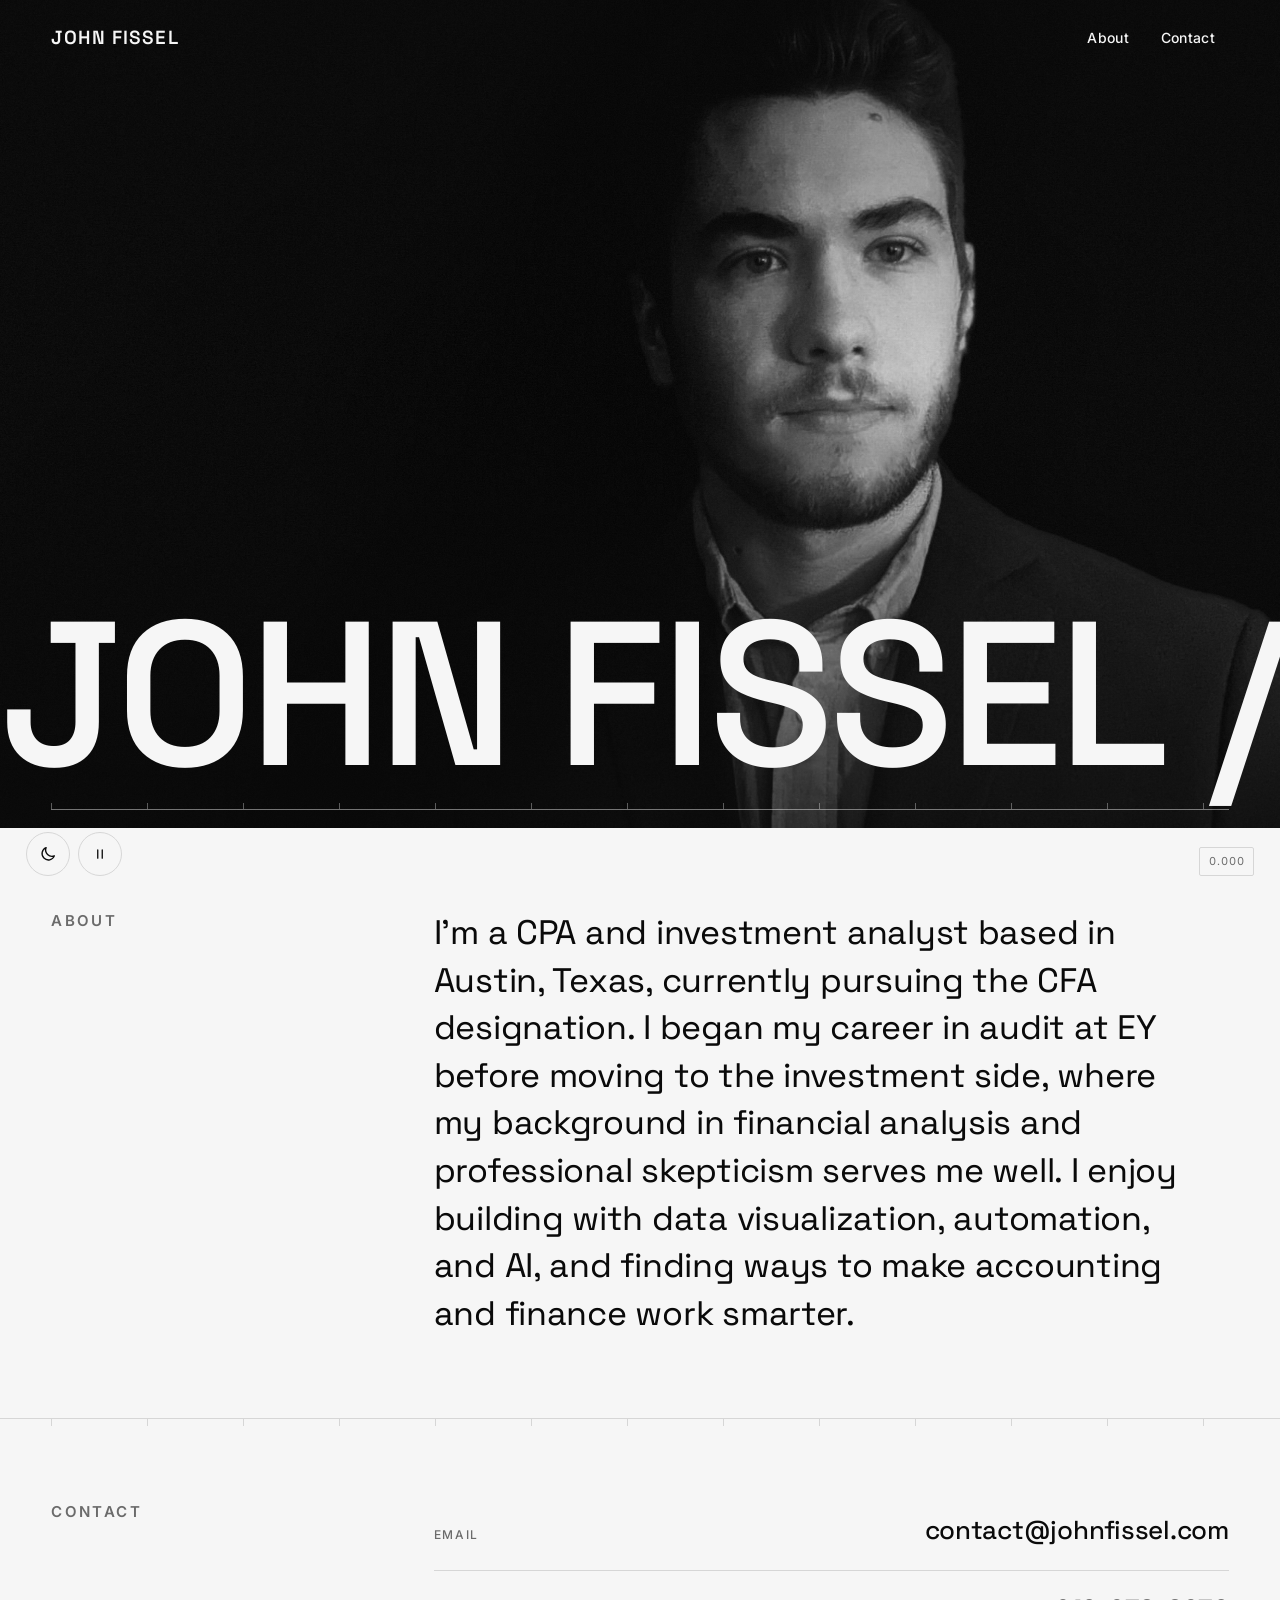
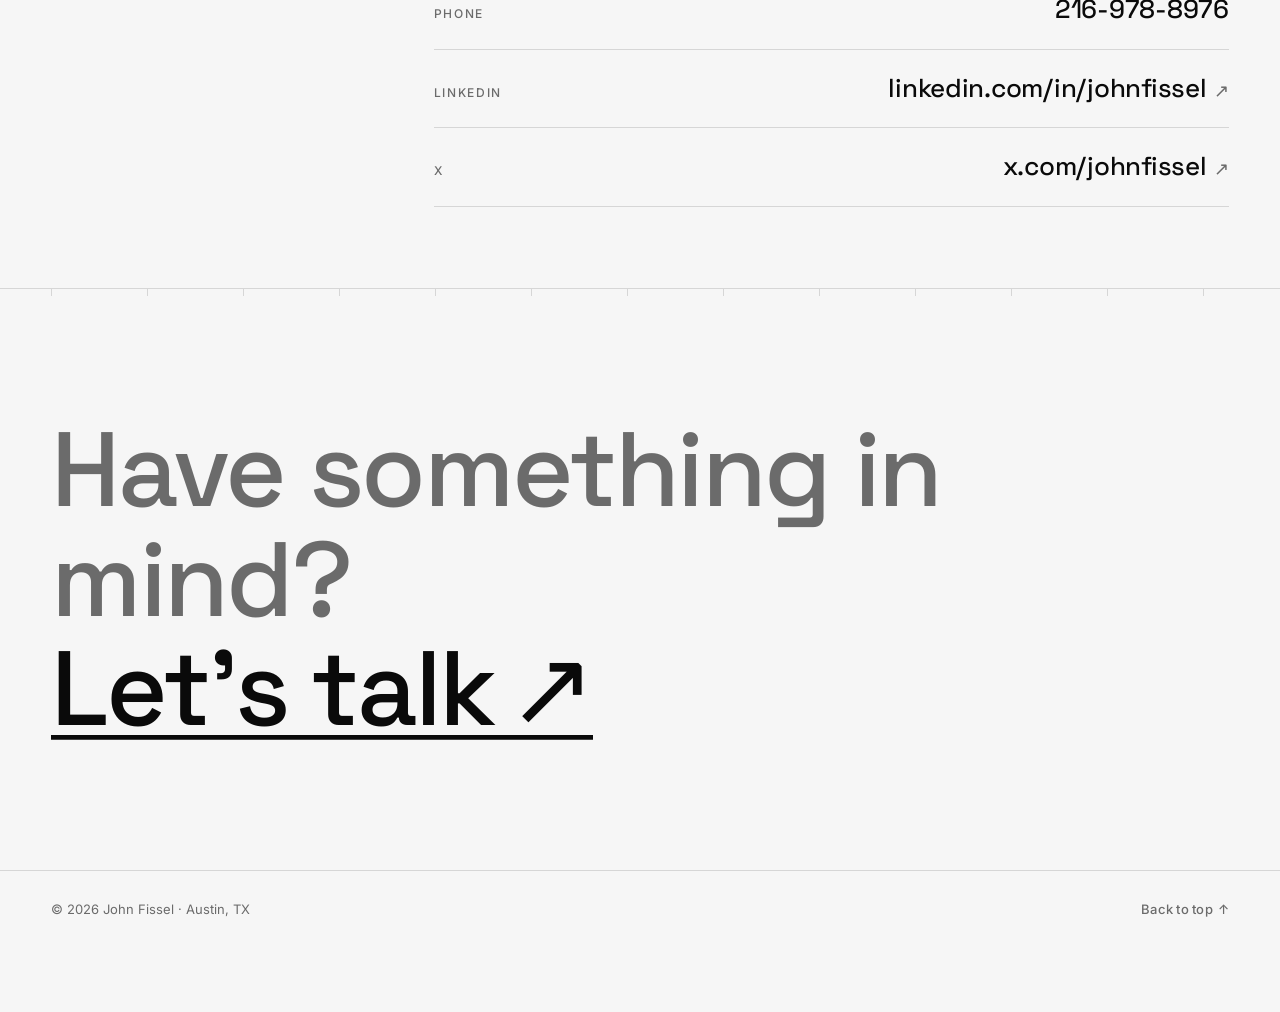
<file: index.html>
<!doctype html>
<html lang="en">
<head>
  <meta charset="utf-8">
  <meta name="viewport" content="width=device-width, initial-scale=1">
  <title>John Fissel — CPA / Investment Analyst</title>
  <meta name="description" content="John Fissel is a CPA working as an investment analyst — pairing fundamental analysis with data visualization, automation, analytics, and AI. Based in Austin, TX.">
  <link rel="canonical" href="https://johnfissel.com/">

  <meta name="theme-color" media="(prefers-color-scheme: light)" content="#f6f6f6">
  <meta name="theme-color" media="(prefers-color-scheme: dark)" content="#0a0a0a">

  <meta property="og:type" content="website">
  <meta property="og:site_name" content="John Fissel">
  <meta property="og:url" content="https://johnfissel.com/">
  <meta property="og:title" content="John Fissel — CPA / Investment Analyst">
  <meta property="og:description" content="CPA working as an investment analyst — data visualization, automation, analytics, and AI.">
  <meta property="og:image" content="https://johnfissel.com/assets/og.png">
  <meta property="og:image:width" content="1200">
  <meta property="og:image:height" content="630">
  <meta property="og:image:alt" content="John Fissel — CPA / Investment Analyst">
  <meta name="twitter:card" content="summary_large_image">
  <meta name="twitter:title" content="John Fissel — CPA / Investment Analyst">
  <meta name="twitter:description" content="CPA working as an investment analyst — data visualization, automation, analytics, and AI.">
  <meta name="twitter:image" content="https://johnfissel.com/assets/og.png">
  <meta name="twitter:creator" content="@johnfissel">

  <link rel="icon" href="/assets/icon.svg" type="image/svg+xml">
  <link rel="apple-touch-icon" href="/assets/apple-touch-icon.png">

  <link rel="preload" href="/assets/fonts/space-grotesk-var.06408904.woff2" as="font" type="font/woff2" crossorigin>
  <link rel="preload" href="/assets/fonts/inter-var.3100e775.woff2" as="font" type="font/woff2" crossorigin>

  <script>(function(){var d=document.documentElement;try{var t=localStorage.getItem("theme");if(t==="light"||t==="dark")d.dataset.theme=t;}catch(e){}})()</script>

  <link rel="stylesheet" href="/styles.css">
  <script src="/main.js" defer></script>

  <script type="application/ld+json">{"@context":"https://schema.org","@type":"Person","name":"John Fissel","url":"https://johnfissel.com/","jobTitle":"CPA / Investment Analyst","email":"mailto:contact@johnfissel.com","address":{"@type":"PostalAddress","addressLocality":"Austin","addressRegion":"TX","addressCountry":"US"},"sameAs":["https://www.linkedin.com/in/johnfissel/","https://x.com/johnfissel"]}</script>
</head>
<body id="top">
  <a class="skip" href="#main">Skip to content</a>

  <header class="site-head">
    <nav class="nav" aria-label="Primary">
      <a class="brand" href="#top">John Fissel</a>
      <ul class="nav-links">
        <li><a class="nav-link u-sweep" href="#about">About</a></li>
        <li><a class="nav-link u-sweep" href="#contact">Contact</a></li>
      </ul>
    </nav>
  </header>

  <main id="main">
    <section class="hero" aria-labelledby="hero-name">
      <div class="hero-media">
        <!-- ============================================================
             HERO IMAGE — swap here.
             Replace /assets/hero.jpg with any photo (same filename, or
             update this src). Keep width/height in the same ~16:9 ratio.
             Supply it already in black-and-white: grayscale is baked into
             the asset, NOT applied via CSS filter, because filtering this
             parallaxed layer makes Safari flash gray / flicker and bloats
             its layer memory. A bottom scrim keeps the name readable.
             ============================================================ -->
        <img src="/assets/hero.jpg" width="2000" height="1250" alt="Black-and-white portrait of John Fissel in a dark blazer, lit from the side against a black background" fetchpriority="high" decoding="async">
      </div>
      <h1 class="hero-line" id="hero-name">
        <span class="hero-line-in">
          <!-- the two copies must stay back-to-back with no whitespace
               between them, or the -50% loop point jumps visibly -->
          <span class="marquee-track"><span class="marquee-item">John Fissel&nbsp;/ CPA&nbsp;/ Investment Analyst&nbsp;/&nbsp;</span><span class="marquee-item" aria-hidden="true">John Fissel&nbsp;/ CPA&nbsp;/ Investment Analyst&nbsp;/&nbsp;</span></span>
        </span>
      </h1>
    </section>

    <section class="section" id="about" data-reveal>
      <div class="rail">
        <h2 class="label">About</h2>
      </div>
      <div class="content reveal-group">
        <p class="lede">I’m a CPA and investment analyst based in Austin, Texas, currently pursuing the CFA designation. I began my career in audit at EY before moving to the investment side, where my background in financial analysis and professional skepticism serves me well. I enjoy building with data visualization, automation, and AI, and finding ways to make accounting and finance work smarter.</p>
      </div>
    </section>

    <section class="section" id="contact" data-reveal>
      <div class="rail">
        <h2 class="label">Contact</h2>
      </div>
      <div class="content">
        <ul class="contact-list reveal-group">
          <li>
            <a class="contact-row" href="mailto:contact@johnfissel.com">
              <span class="contact-label">Email</span>
              <span class="contact-value u-sweep">contact@johnfissel.com</span>
            </a>
          </li>
          <li>
            <a class="contact-row" href="tel:+12169788976">
              <span class="contact-label">Phone</span>
              <span class="contact-value u-sweep">216-978-8976</span>
            </a>
          </li>
          <li>
            <a class="contact-row" href="https://www.linkedin.com/in/johnfissel/" target="_blank" rel="noopener">
              <span class="contact-label">LinkedIn</span>
              <span class="contact-value u-sweep">linkedin.com/in/johnfissel<span class="ext" aria-hidden="true">&nearr;</span></span>
            </a>
          </li>
          <li>
            <a class="contact-row" href="https://x.com/johnfissel" target="_blank" rel="noopener">
              <span class="contact-label">X</span>
              <span class="contact-value u-sweep">x.com/johnfissel<span class="ext" aria-hidden="true">&nearr;</span></span>
            </a>
          </li>
        </ul>
      </div>
    </section>

    <section class="cta section" data-reveal>
      <p class="cta-line">
        <span class="cta-quiet">Have something in mind?</span>
        <a class="cta-link" href="mailto:contact@johnfissel.com">Let’s talk<span class="cta-arrow" aria-hidden="true">&nearr;</span></a>
      </p>
    </section>
  </main>

  <footer class="site-foot">
    <p>© <span id="year">2026</span> John Fissel · Austin, TX</p>
    <a class="foot-top u-sweep" href="#top">Back to top<span class="foot-top-arrow" aria-hidden="true">&uarr;</span></a>
  </footer>

  <div class="ui-cluster">
    <button class="icon-btn theme-toggle" id="theme-toggle" type="button" aria-label="Switch to dark mode" aria-pressed="false">
      <svg class="icon-sun" viewBox="0 0 24 24" width="18" height="18" aria-hidden="true" fill="none" stroke="currentColor" stroke-width="1.75" stroke-linecap="round">
        <circle cx="12" cy="12" r="4.25"></circle>
        <path d="M12 2.5v2.4M12 19.1v2.4M2.5 12h2.4M19.1 12h2.4M5.28 5.28l1.7 1.7M17.02 17.02l1.7 1.7M18.72 5.28l-1.7 1.7M6.98 17.02l-1.7 1.7"></path>
      </svg>
      <svg class="icon-moon" viewBox="0 0 24 24" width="18" height="18" aria-hidden="true" fill="none" stroke="currentColor" stroke-width="1.75" stroke-linecap="round" stroke-linejoin="round">
        <path d="M20.5 14.5A8.5 8.5 0 0 1 9.5 3.5a8.5 8.5 0 1 0 11 11Z"></path>
      </svg>
    </button>
    <button class="icon-btn marquee-toggle" id="marquee-toggle" type="button" aria-label="Pause the scrolling headline" aria-pressed="false">
      <svg class="icon-pause" viewBox="0 0 24 24" width="18" height="18" aria-hidden="true" fill="none" stroke="currentColor" stroke-width="1.75" stroke-linecap="round">
        <path d="M9 6.5v11M15 6.5v11"></path>
      </svg>
      <svg class="icon-play" viewBox="0 0 24 24" width="18" height="18" aria-hidden="true" fill="none" stroke="currentColor" stroke-width="1.75" stroke-linecap="round" stroke-linejoin="round">
        <path d="M8.5 6.2v11.6L18 12Z"></path>
      </svg>
    </button>
  </div>

  <div class="readout" id="readout" aria-hidden="true"><span id="readout-n">0.000</span></div>
</body>
</html>
</file>
<file: styles.css>
/* ============================================================
   John Fissel — johnfissel.com
   Monochrome editorial. No dependencies, no build step.
   ============================================================ */

/* ---------- Fonts (self-hosted, variable) ---------- */

@font-face {
  font-family: "Space Grotesk";
  src: url("/assets/fonts/space-grotesk-var.06408904.woff2") format("woff2");
  font-weight: 300 700;
  font-style: normal;
  font-display: swap;
}

@font-face {
  font-family: "Inter";
  src: url("/assets/fonts/inter-var.3100e775.woff2") format("woff2");
  font-weight: 100 900;
  font-style: normal;
  font-display: swap;
}

/* Metric-matched fallbacks — prevent layout shift during font swap */
@font-face {
  font-family: "Space Grotesk Fallback";
  src: local("Arial");
  size-adjust: 101%;
  ascent-override: 98%;
  descent-override: 29%;
  line-gap-override: 0%;
}

@font-face {
  font-family: "Inter Fallback";
  src: local("Arial");
  size-adjust: 107%;
  ascent-override: 90%;
  descent-override: 22.5%;
  line-gap-override: 0%;
}

/* ---------- Design tokens: the grayscale ramp ---------- */

:root {
  /* ramp: near-black → near-white */
  --g-ink:      #0a0a0a;
  --g-coal:     #161616;
  --g-graphite: #2e2e2e;
  --g-slate:    #555555;
  --g-steel:    #6b6b6b; /* muted text on light — 4.9:1 on paper */
  --g-silver:   #9a9a9a; /* muted text on dark  — 7.0:1 on ink   */
  --g-mist:     #d6d6d6;
  --g-fog:      #ededed;
  --g-paper:    #f6f6f6;

  /* semantic (light theme) */
  --bg: var(--g-paper);
  --ink: var(--g-ink);
  --muted: var(--g-steel);
  --hairline: var(--g-mist);
  --surface: var(--g-fog);

  --font-display: "Space Grotesk", "Space Grotesk Fallback", system-ui, sans-serif;
  --font-body: "Inter", "Inter Fallback", system-ui, sans-serif;

  --pad: clamp(1.25rem, 4vw, 4rem);
  --maxw: 84rem;

  --ease-out: cubic-bezier(0.16, 1, 0.3, 1);

  color-scheme: light;
}

@media (prefers-color-scheme: dark) {
  :root:not([data-theme="light"]) {
    --bg: var(--g-ink);
    --ink: var(--g-paper);
    --muted: var(--g-silver);
    --hairline: var(--g-graphite);
    --surface: var(--g-coal);
    color-scheme: dark;
  }
}

:root[data-theme="dark"] {
  --bg: var(--g-ink);
  --ink: var(--g-paper);
  --muted: var(--g-silver);
  --hairline: var(--g-graphite);
  --surface: var(--g-coal);
  color-scheme: dark;
}

/* ---------- Base ---------- */

*,
*::before,
*::after { box-sizing: border-box; }

html {
  scroll-behavior: smooth;
  -webkit-text-size-adjust: 100%;
}

@media (prefers-reduced-motion: reduce) {
  html { scroll-behavior: auto; }
}

body {
  margin: 0;
  background: var(--bg);
  color: var(--ink);
  font-family: var(--font-body);
  font-size: clamp(1rem, 0.95rem + 0.25vw, 1.125rem);
  line-height: 1.6;
  overflow-x: clip;
}

img { max-width: 100%; height: auto; display: block; }

a { color: inherit; text-decoration: none; }

:focus-visible {
  outline: 2px solid var(--ink);
  outline-offset: 3px;
  border-radius: 2px;
}

::selection { background: var(--ink); color: var(--bg); }

.skip {
  position: absolute;
  left: 1rem;
  top: -3.5rem;
  z-index: 100;
  padding: 0.75rem 1.25rem;
  background: var(--ink);
  color: var(--bg);
  font-size: 0.875rem;
  transition: top 0.2s;
}

.skip:focus-visible { top: 1rem; outline-color: var(--bg); }

/* ---------- Underline sweep ---------- */

.u-sweep {
  background-image: linear-gradient(currentColor, currentColor);
  background-repeat: no-repeat;
  background-size: 0% 1px;
  background-position: 0 100%;
  transition: background-size 0.4s var(--ease-out);
}

a:hover .u-sweep,
a.u-sweep:hover,
a:focus-visible .u-sweep,
a.u-sweep:focus-visible { background-size: 100% 1px; }

/* ---------- Header / nav (transparent, overlays the hero) ---------- */

.site-head {
  position: absolute;
  top: 0;
  left: 0;
  right: 0;
  z-index: 10;
  color: var(--g-paper);
}

.site-head :focus-visible { outline-color: var(--g-paper); }

.nav {
  display: flex;
  align-items: center;
  gap: 0.25rem;
  min-height: 4.5rem;
  max-width: var(--maxw);
  margin-inline: auto;
  padding: 0.25rem var(--pad) 0;
}

.brand {
  font-family: var(--font-display);
  font-weight: 600;
  font-size: 1.1875rem;
  letter-spacing: 0.06em;
  text-transform: uppercase;
  padding: 0.75rem 0.75rem 0.75rem 0;
  margin-right: auto;
}

.nav-links {
  display: flex;
  align-items: center;
  list-style: none;
  margin: 0;
  padding: 0;
  gap: 0.25rem;
}

.nav-link {
  display: inline-block;
  padding: 0.75rem 0.875rem;
  font-size: 0.875rem;
  font-weight: 500;
  letter-spacing: 0.02em;
}

.nav-link.u-sweep {
  background-position: 0.875rem calc(100% - 0.5rem);
}

.nav-link.u-sweep:hover,
.nav-link.u-sweep:focus-visible {
  background-size: calc(100% - 1.75rem) 1px;
}

/* fixed control cluster, bottom-left — mirrors the scroll readout */
.ui-cluster {
  position: fixed;
  left: clamp(0.875rem, 2vw, 2rem);
  bottom: clamp(0.875rem, 2vw, 1.5rem);
  z-index: 50;
  display: flex;
  gap: 0.5rem;
}

.icon-btn {
  display: grid;
  place-items: center;
  width: 2.75rem;
  height: 2.75rem;
  padding: 0;
  border: 1px solid var(--hairline);
  border-radius: 50%;
  background: var(--bg);
  color: var(--ink);
  cursor: pointer;
  transition: border-color 0.25s, transform 0.25s var(--ease-out);
}

.icon-btn:hover { border-color: var(--ink); }
.icon-btn:active { transform: scale(0.92); }

/* both icons stacked in the same cell; the active one rotates/fades in */
.icon-btn svg { grid-area: 1 / 1; }

.theme-toggle .icon-sun { opacity: 0; transform: rotate(-90deg) scale(0.5); }
.theme-toggle .icon-moon { opacity: 1; transform: none; }

/* marquee pause/play: pause shows while running, play while paused */
.marquee-toggle .icon-play { opacity: 0; transform: rotate(-90deg) scale(0.5); }
.marquee-toggle .icon-pause { opacity: 1; transform: none; }

html.marquee-paused .marquee-toggle .icon-pause { opacity: 0; transform: rotate(90deg) scale(0.5); }
html.marquee-paused .marquee-toggle .icon-play { opacity: 1; transform: none; }

/* the ticker only animates for motion-OK users; hide the control otherwise */
@media (prefers-reduced-motion: reduce) {
  .marquee-toggle { display: none; }
}

@media (prefers-color-scheme: dark) {
  html:not([data-theme]) .theme-toggle .icon-sun { opacity: 1; transform: none; }
  html:not([data-theme]) .theme-toggle .icon-moon { opacity: 0; transform: rotate(90deg) scale(0.5); }
}

:root[data-theme="dark"] .theme-toggle .icon-sun { opacity: 1; transform: none; }
:root[data-theme="dark"] .theme-toggle .icon-moon { opacity: 0; transform: rotate(90deg) scale(0.5); }
:root[data-theme="light"] .theme-toggle .icon-sun { opacity: 0; transform: rotate(-90deg) scale(0.5); }
:root[data-theme="light"] .theme-toggle .icon-moon { opacity: 1; transform: none; }

/* ---------- Hero ---------- */

.hero {
  position: relative;
  overflow: hidden;
  /* the 48vw term lets the hero grow with viewport width (~2:1 aspect cap),
     so huge screens don't crop the photo down to a face-filling strip */
  min-height: min(92svh, max(62rem, 48vw));
  display: flex;
  align-items: flex-end;
}

.hero-media {
  position: absolute;
  inset: 0;
  overflow: hidden;
}

.hero-media img {
  position: absolute;
  left: 0;
  top: -6%;
  width: 100%;
  height: 112%;
  object-fit: cover;
  /* subject sits right-of-center with his head near the top; keep both in
     frame when narrow viewports crop the sides or parallax crops the top */
  object-position: 65% 28%;
  /* no filter and no will-change here: grayscale is baked into the JPEG.
     A runtime filter on this parallaxed layer makes Safari flash gray and
     flicker while it re-rasterizes, and (with will-change) pins a second
     full-size GPU buffer that pushes Safari into its memory-kill reload */
}

/* film grain so the photo reads as texture, not a flat JPG.
   Plain low-opacity desaturated noise — mix-blend-mode here made Safari
   drop/re-apply the blend while the hero animates (gray wash, flicker)
   and forced an extra full-hero compositing buffer */
.hero-media::before {
  content: "";
  position: absolute;
  inset: 0;
  z-index: 1;
  background-image: url("data:image/svg+xml,%3Csvg xmlns='http://www.w3.org/2000/svg' width='160' height='160'%3E%3Cfilter id='n'%3E%3CfeTurbulence type='fractalNoise' baseFrequency='0.9' numOctaves='2' stitchTiles='stitch'/%3E%3CfeColorMatrix type='saturate' values='0'/%3E%3C/filter%3E%3Crect width='100%25' height='100%25' filter='url(%23n)'/%3E%3C/svg%3E");
  background-size: 160px 160px;
  opacity: 0.07;
  pointer-events: none;
}

/* scrim so the name passes contrast over any future photo */
.hero-media::after {
  content: "";
  position: absolute;
  inset: 0;
  z-index: 1;
  background: linear-gradient(180deg, rgb(10 10 10 / 0.45) 0%, rgb(10 10 10 / 0.12) 45%, rgb(10 10 10 / 0.74) 100%);
}

/* axis baseline with upward ticks — the ticker reads as a chart axis */
.hero::after {
  content: "";
  position: absolute;
  left: var(--pad);
  right: var(--pad);
  bottom: clamp(0.625rem, 2vh, 1.375rem);
  z-index: 1;
  height: 7px;
  border-bottom: 1px solid rgb(246 246 246 / 0.45);
  background-image: linear-gradient(90deg, rgb(246 246 246 / 0.35) 0 1px, transparent 1px);
  background-size: 6rem 100%;
  background-repeat: repeat-x;
  pointer-events: none;
}

/* one enormous line, drifting horizontally like a slow ticker */
.hero-line {
  position: relative;
  z-index: 1;
  width: 100%;
  margin: 0;
  padding-bottom: clamp(1.25rem, 4vh, 3rem);
  overflow: hidden;
  white-space: nowrap;
  color: var(--g-paper);
  font-family: var(--font-display);
  font-weight: 550;
  font-size: clamp(3.75rem, 16vw, 17rem);
  line-height: 0.95;
  letter-spacing: -0.025em;
  text-transform: uppercase;
}

.hero-line-in { display: inline-block; }

/* no will-change: the running animation already promotes the track, and a
   permanent hint kept this huge text layer resident even while paused,
   feeding Safari's out-of-memory page reload */
.marquee-track {
  display: inline-block;
}

.marquee-item { display: inline-block; }

/* ---------- Sections: label rail + content ---------- */

.section {
  position: relative;
  max-width: var(--maxw);
  margin-inline: auto;
  padding: clamp(3.5rem, 9vh, 7rem) var(--pad);
  border-top: 1px solid var(--hairline);
}

/* axis ticks along each section's top rule — the chart-grid signature */
.section::before {
  content: "";
  position: absolute;
  top: 0;
  left: var(--pad);
  right: var(--pad);
  height: 7px;
  background-image: linear-gradient(90deg, var(--hairline) 0 1px, transparent 1px);
  background-size: 6rem 100%;
  background-repeat: repeat-x;
}

/* the hero's axis baseline already divides it from the first section */
.hero + .section { border-top: 0; }
.hero + .section::before { content: none; }

#about, #contact, .error-hero {
  display: grid;
  grid-template-columns: 1fr;
  gap: 2rem;
}

.rail {
  display: flex;
  align-items: baseline;
  gap: 0.75rem;
}

.label {
  margin: 0;
  font-family: var(--font-body);
  font-size: 0.9375rem;
  font-weight: 600;
  letter-spacing: 0.16em;
  text-transform: uppercase;
  color: var(--muted);
}

.lede {
  margin: 0;
  max-width: 34ch;
  font-family: var(--font-display);
  font-weight: 420;
  font-size: clamp(1.375rem, 1.05rem + 1.6vw, 2.125rem);
  line-height: 1.4;
  letter-spacing: -0.008em;
  text-wrap: pretty;
}

/* ---------- Contact ---------- */

.contact-list {
  list-style: none;
  margin: -0.5rem 0 0;
  padding: 0;
}

.contact-row {
  display: flex;
  align-items: baseline;
  justify-content: space-between;
  gap: 1rem;
  flex-wrap: wrap;
  padding: 1.125rem 0;
  border-bottom: 1px solid var(--hairline);
}

.contact-label {
  flex: 0 0 6.5rem;
  font-size: 0.75rem;
  font-weight: 500;
  letter-spacing: 0.14em;
  text-transform: uppercase;
  color: var(--muted);
  transition: color 0.25s;
}

a.contact-row:hover .contact-label { color: var(--ink); }

.contact-value {
  font-family: var(--font-display);
  font-weight: 480;
  font-size: clamp(1.125rem, 1rem + 0.9vw, 1.625rem);
  letter-spacing: -0.01em;
  overflow-wrap: anywhere;
  transition: transform 0.35s var(--ease-out);
}

a.contact-row:hover .contact-value { transform: translateX(-0.375rem); }

.ext {
  display: inline-block;
  margin-left: 0.4em;
  font-size: 0.7em;
  color: var(--muted);
  transition: transform 0.3s var(--ease-out), color 0.25s;
}

a.contact-row:hover .ext {
  transform: translate(0.15em, -0.15em);
  color: var(--ink);
}

/* ---------- CTA ---------- */

.cta { padding-block: clamp(5rem, 14vh, 10rem); }

.cta-line {
  margin: 0;
  font-family: var(--font-display);
  font-weight: 500;
  font-size: clamp(2.375rem, 1rem + 7vw, 7.25rem);
  line-height: 1.04;
  letter-spacing: -0.025em;
}

.cta-quiet {
  display: block;
  color: var(--muted);
}

.cta-link {
  display: inline-block;
  background-image: linear-gradient(currentColor, currentColor);
  background-repeat: no-repeat;
  background-size: 100% 0.045em;
  background-position: 0 96%;
  transition: background-size 0.4s var(--ease-out);
}

.cta-link:hover,
.cta-link:focus-visible { background-size: 0% 0.045em; }

.cta-arrow {
  display: inline-block;
  margin-left: 0.12em;
  transition: transform 0.35s var(--ease-out);
}

.cta-link:hover .cta-arrow { transform: translate(0.08em, -0.08em); }

/* ---------- Footer ---------- */

.site-foot {
  display: flex;
  align-items: baseline;
  justify-content: space-between;
  gap: 1rem;
  flex-wrap: wrap;
  max-width: var(--maxw);
  margin-inline: auto;
  /* extra bottom padding clears the fixed control cluster and readout */
  padding: 1.75rem var(--pad) 5.75rem;
  border-top: 1px solid var(--hairline);
}

.site-foot p {
  margin: 0;
  font-size: 0.8125rem;
  color: var(--muted);
}

.foot-top {
  font-size: 0.8125rem;
  font-weight: 500;
  letter-spacing: 0.02em;
  color: var(--muted);
  transition: color 0.25s;
}

.foot-top:hover { color: var(--ink); }

.foot-top-arrow {
  display: inline-block;
  margin-left: 0.35em;
  transition: transform 0.3s var(--ease-out);
}

.foot-top:hover .foot-top-arrow { transform: translateY(-0.15em); }

/* ---------- The index: scroll-position readout ---------- */

.readout {
  position: fixed;
  right: clamp(0.875rem, 2vw, 2rem);
  bottom: clamp(0.875rem, 2vw, 1.5rem);
  z-index: 50;
  padding: 0.3rem 0.55rem;
  border: 1px solid var(--hairline);
  border-radius: 2px;
  background: var(--bg);
  font-variant-numeric: tabular-nums;
  font-size: 0.6875rem;
  letter-spacing: 0.08em;
  color: var(--muted);
  pointer-events: none;
}

html:not(.js) .readout { display: none; }
html:not(.js) .ui-cluster { display: none; }

/* ---------- Error page (404.html) ---------- */

.page-error .site-head {
  position: static;
  color: var(--ink);
}

.page-error .site-head :focus-visible { outline-color: var(--ink); }

.error-hero {
  min-height: 62svh;
  align-content: center;
  border-top: 0;
}

.error-hero::before { content: none; }

.error-cta {
  margin: 2.25rem 0 0;
  font-family: var(--font-display);
  font-weight: 500;
  font-size: clamp(1.25rem, 1rem + 1.2vw, 1.875rem);
  letter-spacing: -0.01em;
}

/* ---------- Cursor dot (fine pointers only, added by JS) ---------- */

.cursor-dot {
  position: fixed;
  left: 0;
  top: 0;
  z-index: 200;
  width: 6px;
  height: 6px;
  margin: -3px 0 0 -3px;
  border-radius: 50%;
  background: #fff;
  mix-blend-mode: difference;
  pointer-events: none;
  opacity: 0;
  transition: opacity 0.25s, width 0.25s, height 0.25s, margin 0.25s;
}

.cursor-dot.on { opacity: 0.9; }

.cursor-dot.grow {
  width: 14px;
  height: 14px;
  margin: -7px 0 0 -7px;
  opacity: 0.45;
}

/* ============================================================
   Motion. Everything below is skipped for reduced-motion users
   (they get instant, static rendering) and all animations touch
   only transform + opacity.
   ============================================================ */

@media (prefers-reduced-motion: no-preference) {

  /* -- page-load sequence: pure CSS, runs with or without JS -- */

  .hero-media {
    animation: hero-zoom 1.6s var(--ease-out) both;
  }

  @keyframes hero-zoom {
    from { transform: scale(1.055); }
    to { transform: none; }
  }

  .hero-line-in {
    animation: rise 0.9s var(--ease-out) 0.15s both;
  }

  @keyframes rise {
    from { transform: translateY(110%); }
    to { transform: none; }
  }

  /* slow endless drift; track holds two copies, so -50% loops seamlessly */
  .marquee-track {
    animation: marquee 90s linear infinite;
  }

  /* WCAG 2.2.2 — the pause button freezes the ticker in place. JS pins the
     live transform inline and kills the animation (Safari's compositor-thread
     animations snap to a stale position when play-state pauses them); this
     rule is only the fallback if that freeze throws */
  html.marquee-paused .marquee-track {
    animation-play-state: paused;
  }

  @keyframes marquee {
    to { transform: translateX(-50%); }
  }

  /* toggle buttons: icons rotate/fade through the switch */
  .icon-btn svg {
    transition: transform 0.5s var(--ease-out), opacity 0.3s linear;
  }

  .brand { animation: fade-in 0.6s ease 0.1s both; }
  .nav-links li:nth-child(1) { animation: fade-in 0.6s ease 0.3s both; }
  .nav-links li:nth-child(2) { animation: fade-in 0.6s ease 0.42s both; }
  .ui-cluster { animation: fade-in 0.6s ease 0.54s both; }

  @keyframes fade-in {
    from { opacity: 0; transform: translateY(-6px); }
    to { opacity: 1; transform: none; }
  }

  /* -- scroll reveals: only when JS is present to add .in -- */

  html.js [data-reveal] .reveal-group > *,
  html.js .cta .cta-line {
    opacity: 0;
    transform: translateY(1.75rem);
    transition: opacity 0.8s var(--ease-out), transform 0.8s var(--ease-out);
  }

  html.js [data-reveal] .rail {
    opacity: 0;
    transition: opacity 0.8s var(--ease-out);
  }

  html.js [data-reveal] .reveal-group > *:nth-child(2) { transition-delay: 0.09s; }
  html.js [data-reveal] .reveal-group > *:nth-child(3) { transition-delay: 0.18s; }
  html.js [data-reveal] .reveal-group > *:nth-child(4) { transition-delay: 0.27s; }
  html.js [data-reveal] .reveal-group > *:nth-child(5) { transition-delay: 0.36s; }

  html.js [data-reveal].in .reveal-group > *,
  html.js [data-reveal].in .rail,
  html.js .cta.in .cta-line {
    opacity: 1;
    transform: none;
  }
}

/* ---------- Wider screens: the two-column editorial grid ---------- */

@media (min-width: 48rem) {
  #about, #contact, .error-hero {
    grid-template-columns: minmax(0, 1fr) minmax(0, 2.4fr);
    gap: var(--pad);
  }

  .rail {
    flex-direction: column;
    gap: 0.5rem;
  }
}
</file>
